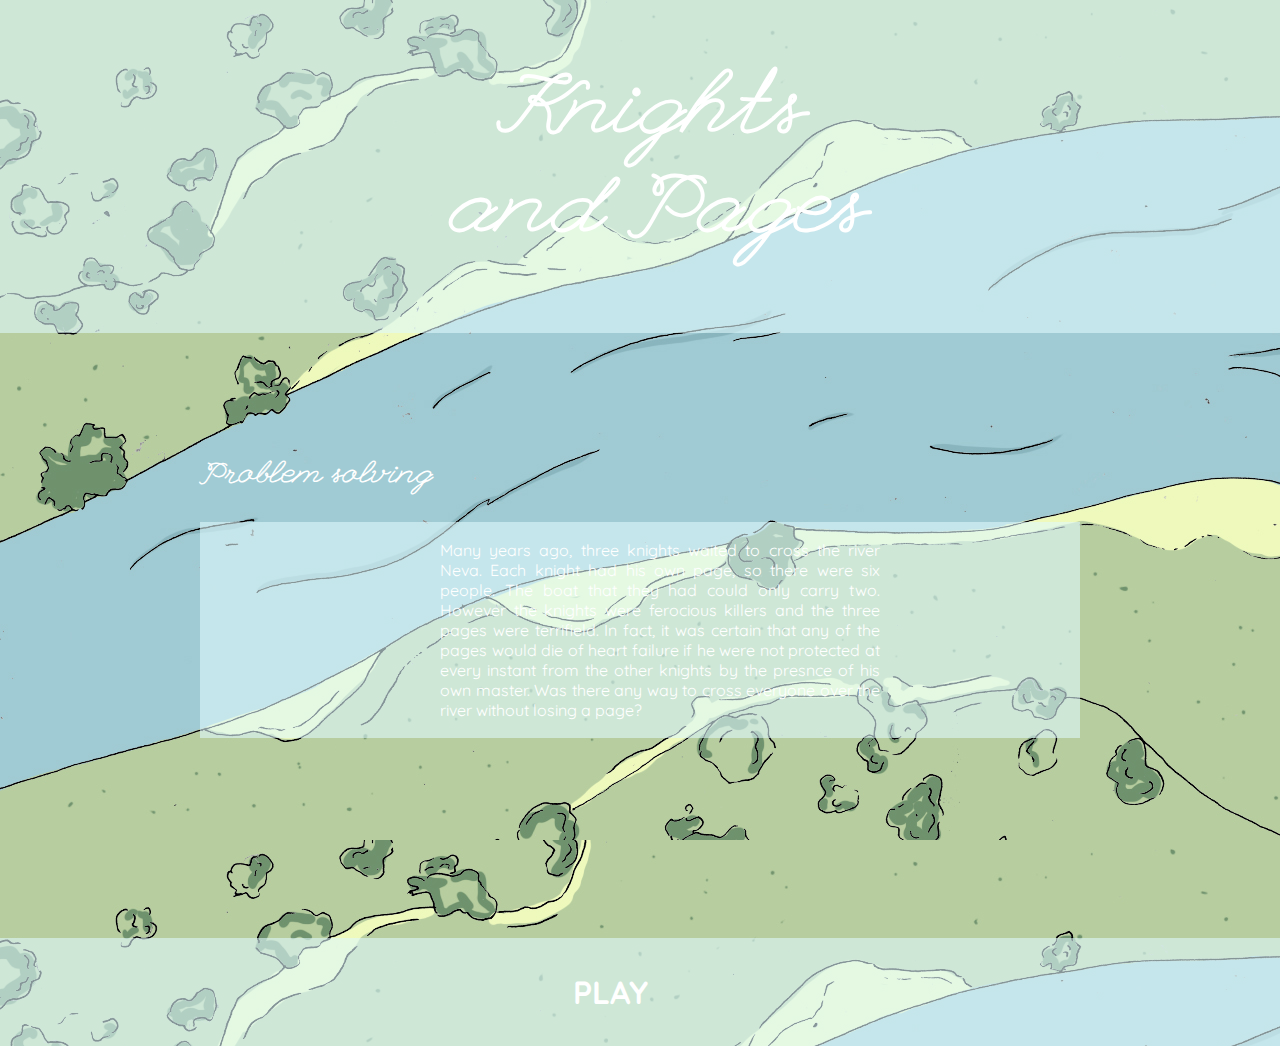
<file: index.html>
<!DOCTYPE html>
<html>
  <head>
    <meta charset="utf-8">
    <title> KNIGHT AND PAGES</title>
    <link rel="stylesheet" href="styles/main.css">
  <link href="https://fonts.googleapis.com/css?family=League+Script|Quicksand" rel="stylesheet">

  </head>


<section id=images>



  <body>
<section id="bloctexte">
<h1>Knights and Pages</h1></section>



  <section id="bio">
    <h2> Problem solving</h2>
<section id="bloctexte">    <p> Many years ago, three knights waited to cross the river Neva. Each knight had his own page, so there were six people.
    The boat that they had could only carry two.

  However the knights were ferocious killers and the three pages were terrifield. In fact, it was certain that any of the pages would die of heart failure if he were not protected at every instant from the other knights by the presnce of his own master.

Was there any way to cross everyone over the river without losing a page? </p></section></section>





<section id="play">


<ul>
  <h3> <a href="play.html">PLAY</a> </h3>

</section>

</section>





  </body>
</html>
</file>
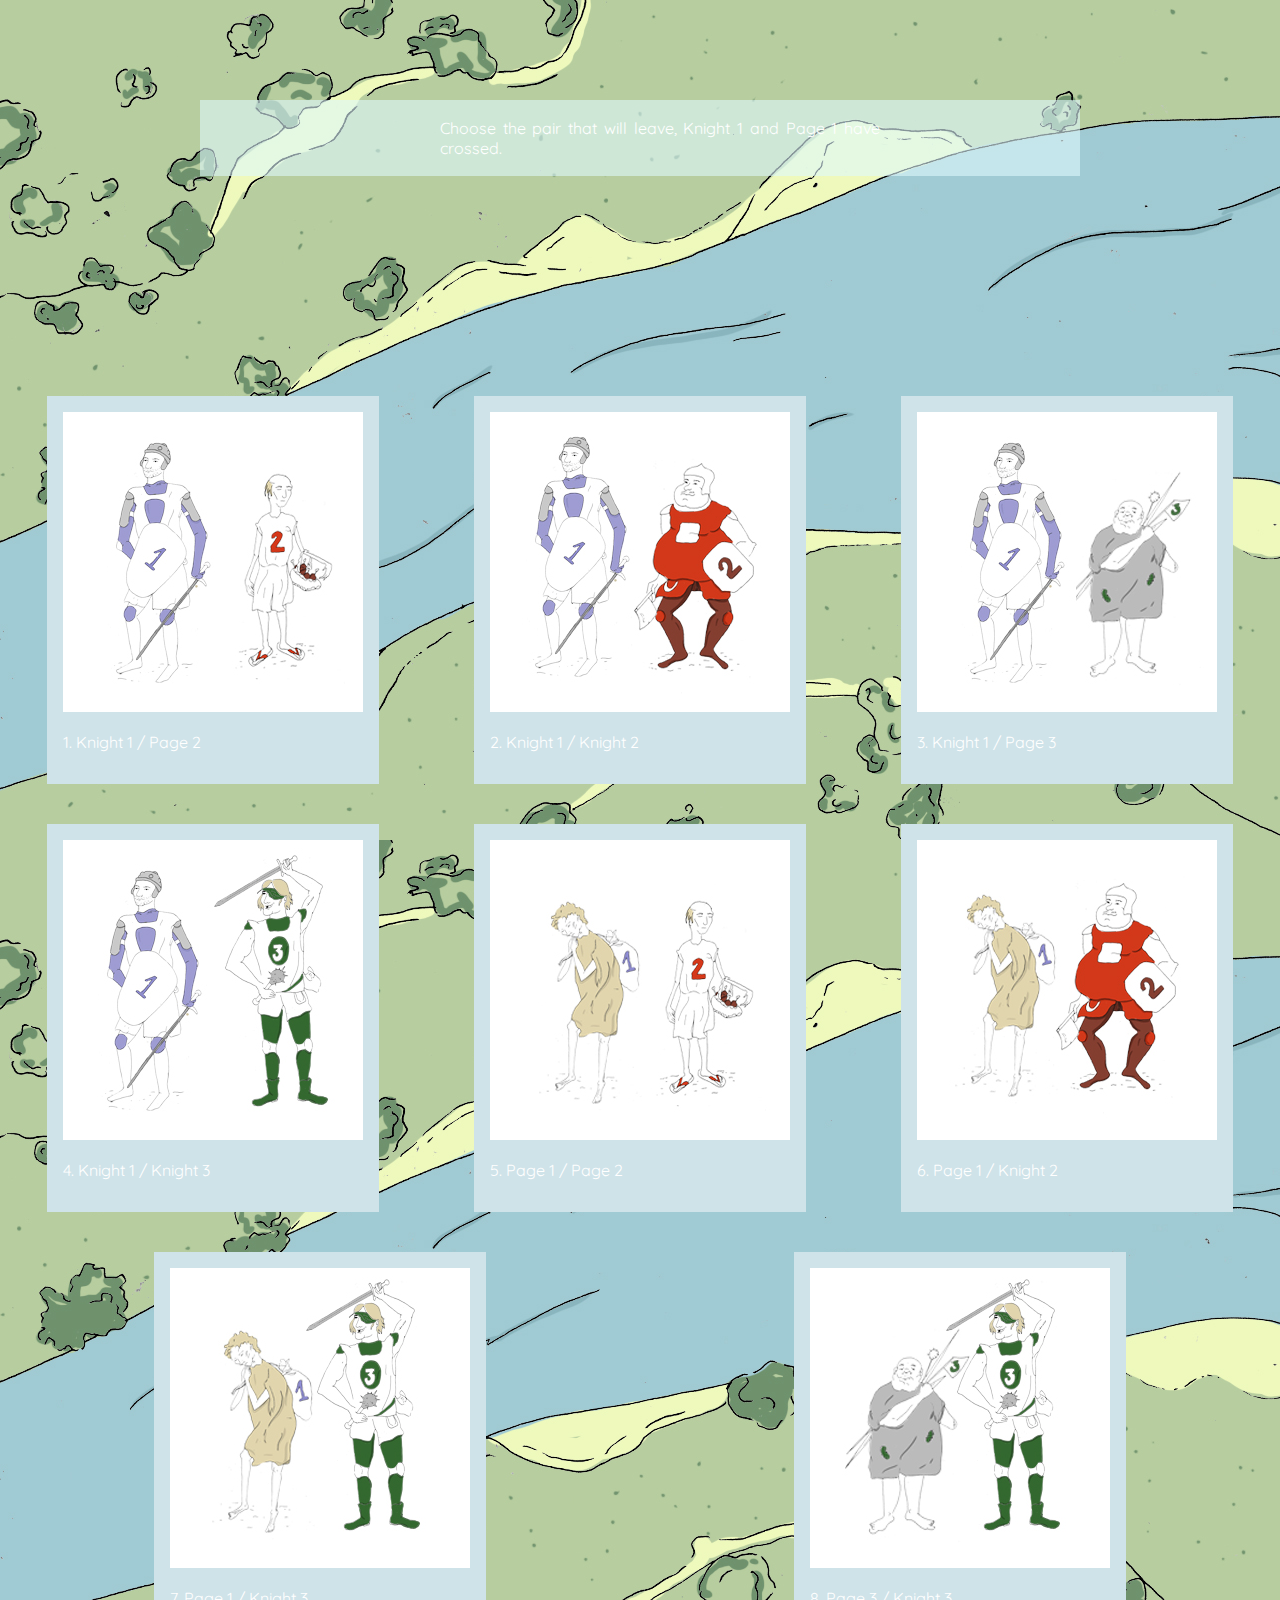
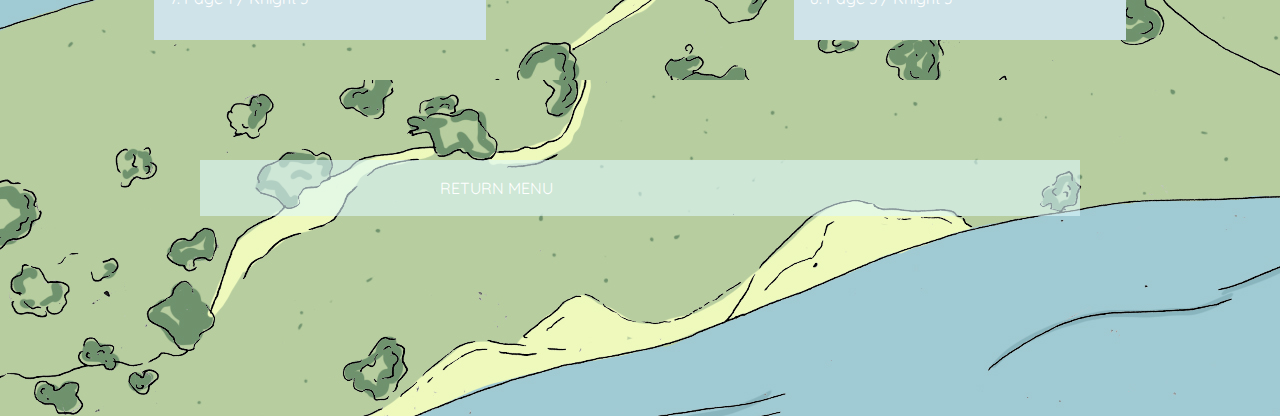
<file: choix1.html>
<!DOCTYPE html>
<html>
  <head>
    <meta charset="utf-8">
    <title>KNIGHT AND PAGES</title>
      <link rel="stylesheet" href="styles/main.css">
        <link href="https://fonts.googleapis.com/css?family=Crete+Round|Playfair+Display|Quicksand:300" rel="stylesheet">
  </head>
  <body>



      <section id="bio">   <section id="bloctexte">
    <p>Choose the pair that will leave, Knight 1 and Page 1 have crossed.</p>
    </section></section>


        <div class="comp-section-content">
        <div class="comp-content">
            <img src="images/C1S2.jpg" alt="">
        <p> <a href="choix1.html"> 1. Knight 1 / Page 2</a></p>
          </div>



          <div class="comp-content">
          <img src="images/C1C2.jpg" alt="">
        <p>  <a href="choix2.html">2. Knight 1 / Knight 2  </a></p>
        </div>


        <div class="comp-content">
        <img src="images/C1S3.jpg" alt="">
        <p> <a href="choix3.html">3. Knight 1 / Page 3</a> </p>
        </div>



          </div>
            </section>




            <div class="comp-section-content">
            <div class="comp-content">
              <img src="images/C1C3.jpg" alt="">
            <p>  <a href="choix4.html">4. Knight 1 / Knight 3</a> </p>
            </div>


            <div class="comp-content">
            <img src="images/S1S2.jpg" alt="">
            <p> <a href="choix5.html">5. Page 1 / Page 2</a></p>
            </div>

            <div class="comp-content">
                <img src="images/S1C2.jpg" alt="">
            <p><a href="choix6.html">6. Page 1 / Knight 2</a> </p>
              </div>




              </div>
                </section>








                    <div class="comp-section-content">
                    <div class="comp-content">
                      <img src="images/S1C3.jpg" alt="">
                    <p> <a href="choix7.html">7. Page 1 / Knight 3</a> </p>
                    </div>


                    <div class="comp-content">
                    <img src="images/S3C3.jpg" alt="">
                    <p> <a href="choix8.html">8. Page 3 / Knight 3</a> </p>
                    </div>





                      </div>
                        </section>



                        <section id="bio">   <section id="bloctexte">

                              <p> <a href="index.html">RETURN MENU</a></p></section></section>



  </body>
</html>
</file>
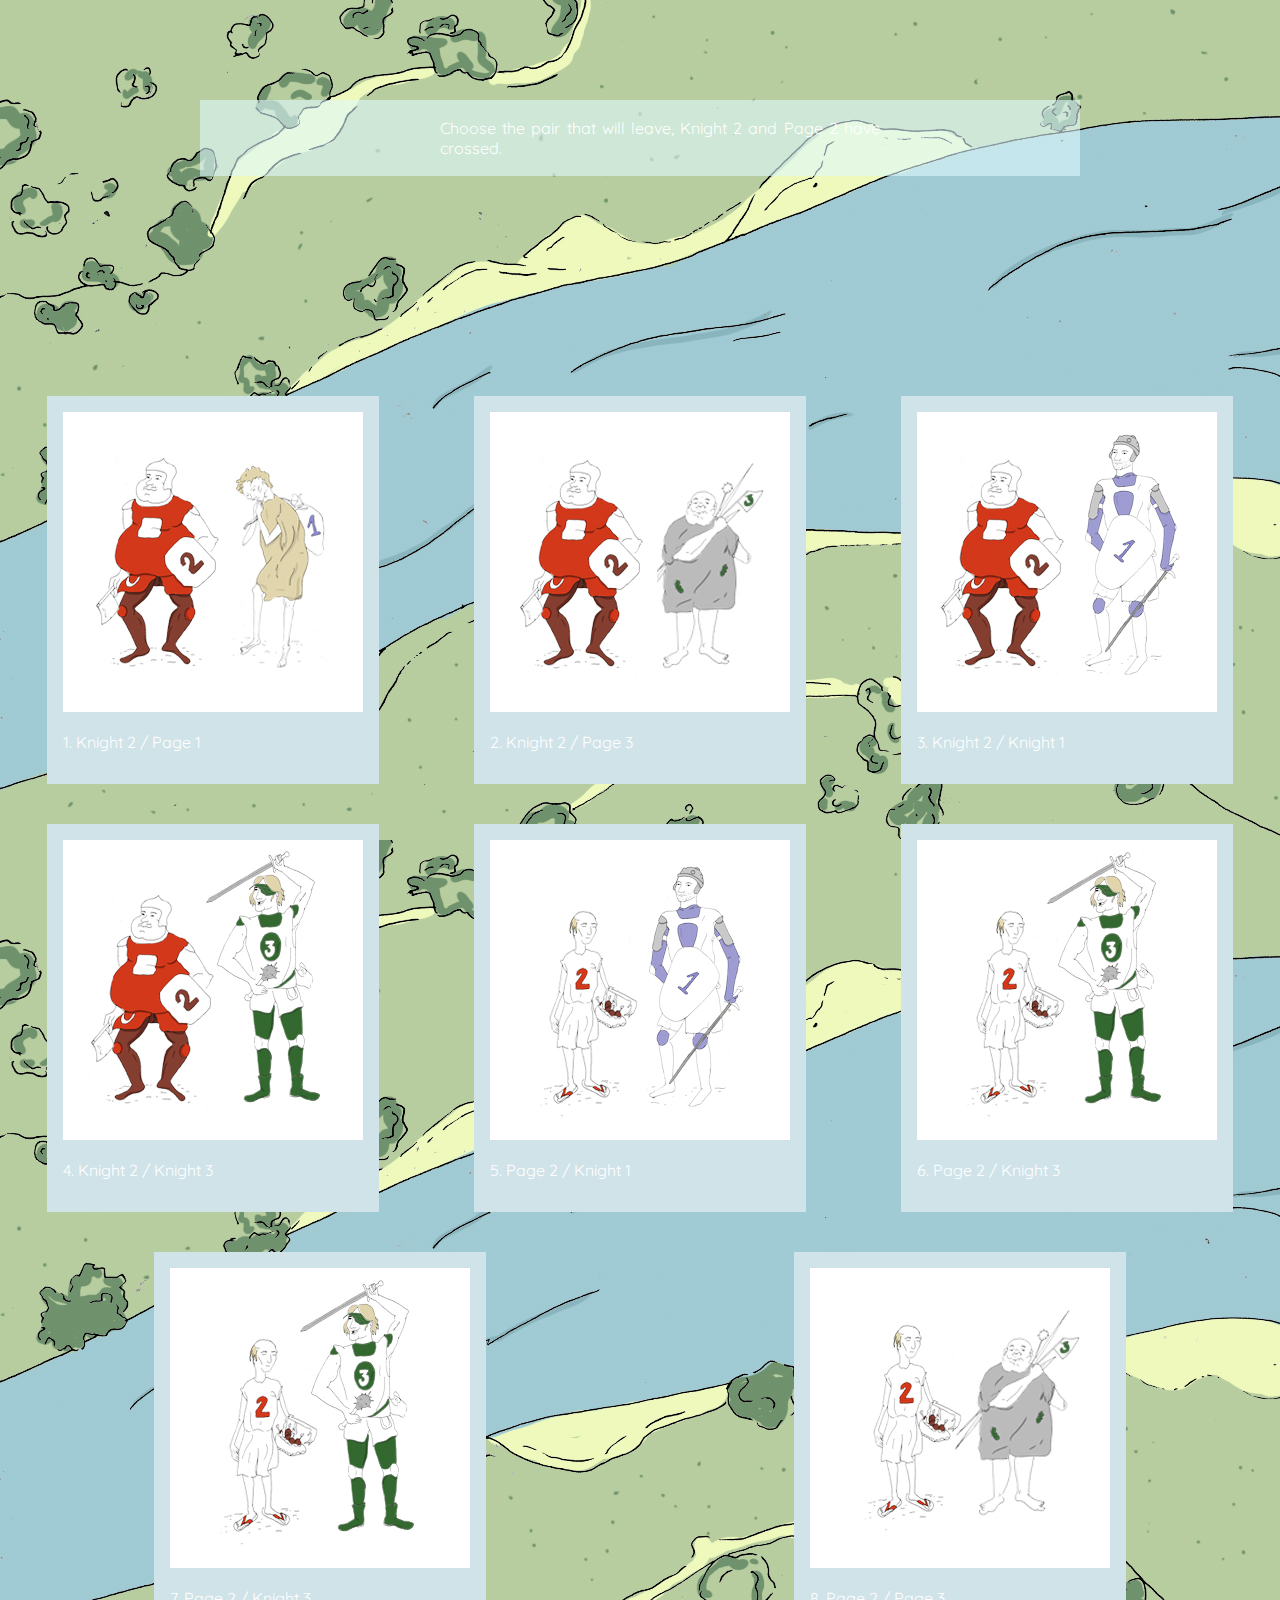
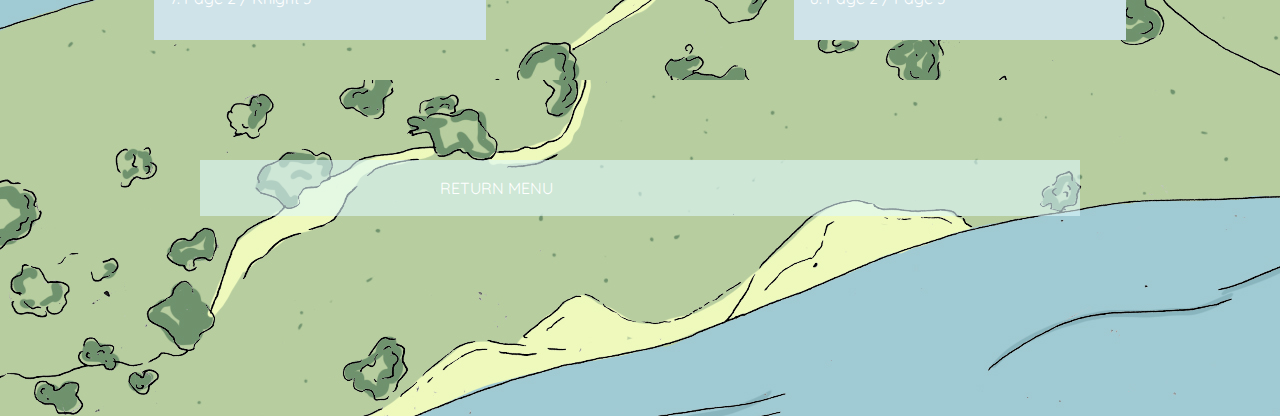
<file: choix2.html>
<!DOCTYPE html>
<html>
  <head>
    <meta charset="utf-8">
    <title>KNIGHT AND PAGES</title>
      <link rel="stylesheet" href="styles/main.css">
        <link href="https://fonts.googleapis.com/css?family=Crete+Round|Playfair+Display|Quicksand:300" rel="stylesheet">
  </head>
  <body>


      <section id="bio">   <section id="bloctexte">
    <p>Choose the pair that will leave, Knight 2 and Page 2 have crossed.</p>
    </section></section>



    <div class="comp-section-content">
    <div class="comp-content">
        <img src="images/C2S1.jpg" alt="">
    <p> <a href="choix1.html"> 1. Knight 2 / Page 1</a></p>
      </div>



      <div class="comp-content">
      <img src="images/C2S3.jpg" alt="">
    <p>  <a href="choix2.html">2. Knight 2 / Page 3  </a></p>
    </div>


    <div class="comp-content">
    <img src="images/C2C1.jpg" alt="">
    <p> <a href="choix3.html">3. Knight 2 / Knight 1</a> </p>
    </div>



      </div>
        </section>




        <div class="comp-section-content">
        <div class="comp-content">
          <img src="images/C2C3.jpg" alt="">
        <p>  <a href="choix4.html">4. Knight 2 / Knight 3</a> </p>
        </div>


        <div class="comp-content">
        <img src="images/S2C1.jpg" alt="">
        <p> <a href="choix5.html">5. Page 2 / Knight 1</a></p>
        </div>

        <div class="comp-content">
            <img src="images/S2C3.jpg" alt="">
        <p><a href="choix6.html">6. Page 2 / Knight 3</a> </p>
          </div>




          </div>
            </section>








                <div class="comp-section-content">
                <div class="comp-content">
                  <img src="images/S2C3.jpg" alt="">
                <p> <a href="choix7.html">7. Page 2 / Knight 3</a> </p>
                </div>


                <div class="comp-content">
                <img src="images/S2S3.jpg" alt="">
                <p> <a href="choix8.html">8. Page 2 / Page 3</a> </p>
                </div>





                  </div>
                    </section>




                    <section id="bio">   <section id="bloctexte">

                          <p> <a href="index.html">RETURN MENU</a></p></section></section>



  </body>
</html>
</file>
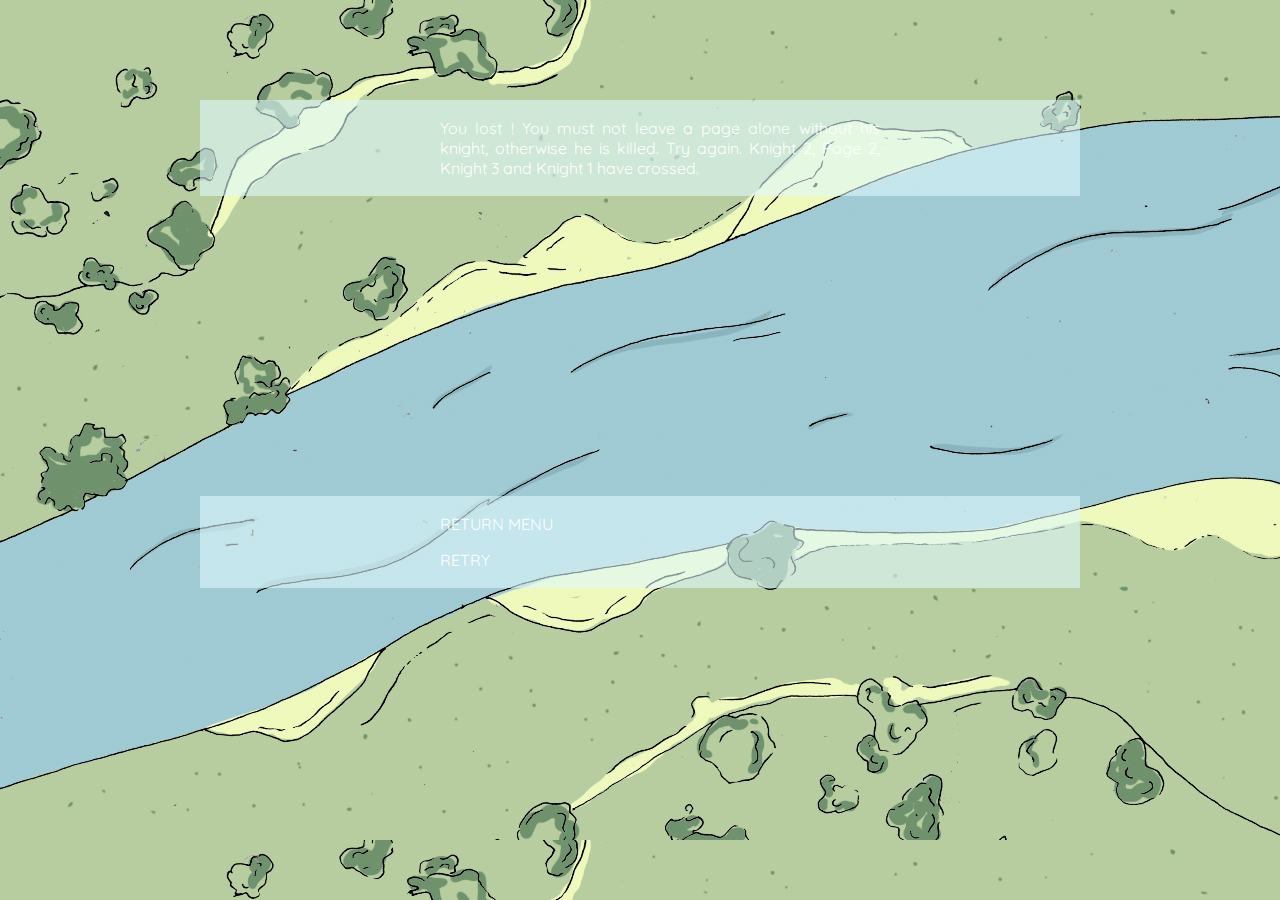
<file: choix3.html>
<!DOCTYPE html>
<html>
  <head>
    <meta charset="utf-8">
    <title>KNIGHT AND PAGES</title>
      <link rel="stylesheet" href="styles/main.css">
        <link href="https://fonts.googleapis.com/css?family=Crete+Round|Playfair+Display|Quicksand:300" rel="stylesheet">
  </head>
  <body>









  <section id="bio">  <section id="bloctexte">
<p>   You lost ! You must not leave a page alone without his knight, otherwise he is killed. Try again.
Knight 2, Page 2, Knight 3 and Knight 1 have crossed.</p></section></section>





        <section id="bio">   <section id="bloctexte">
    <p> <a href="index.html">RETURN MENU</a></p>
    <p>   <a href="play.html">RETRY</a></p></section></section>


  </body>
</html>
</file>
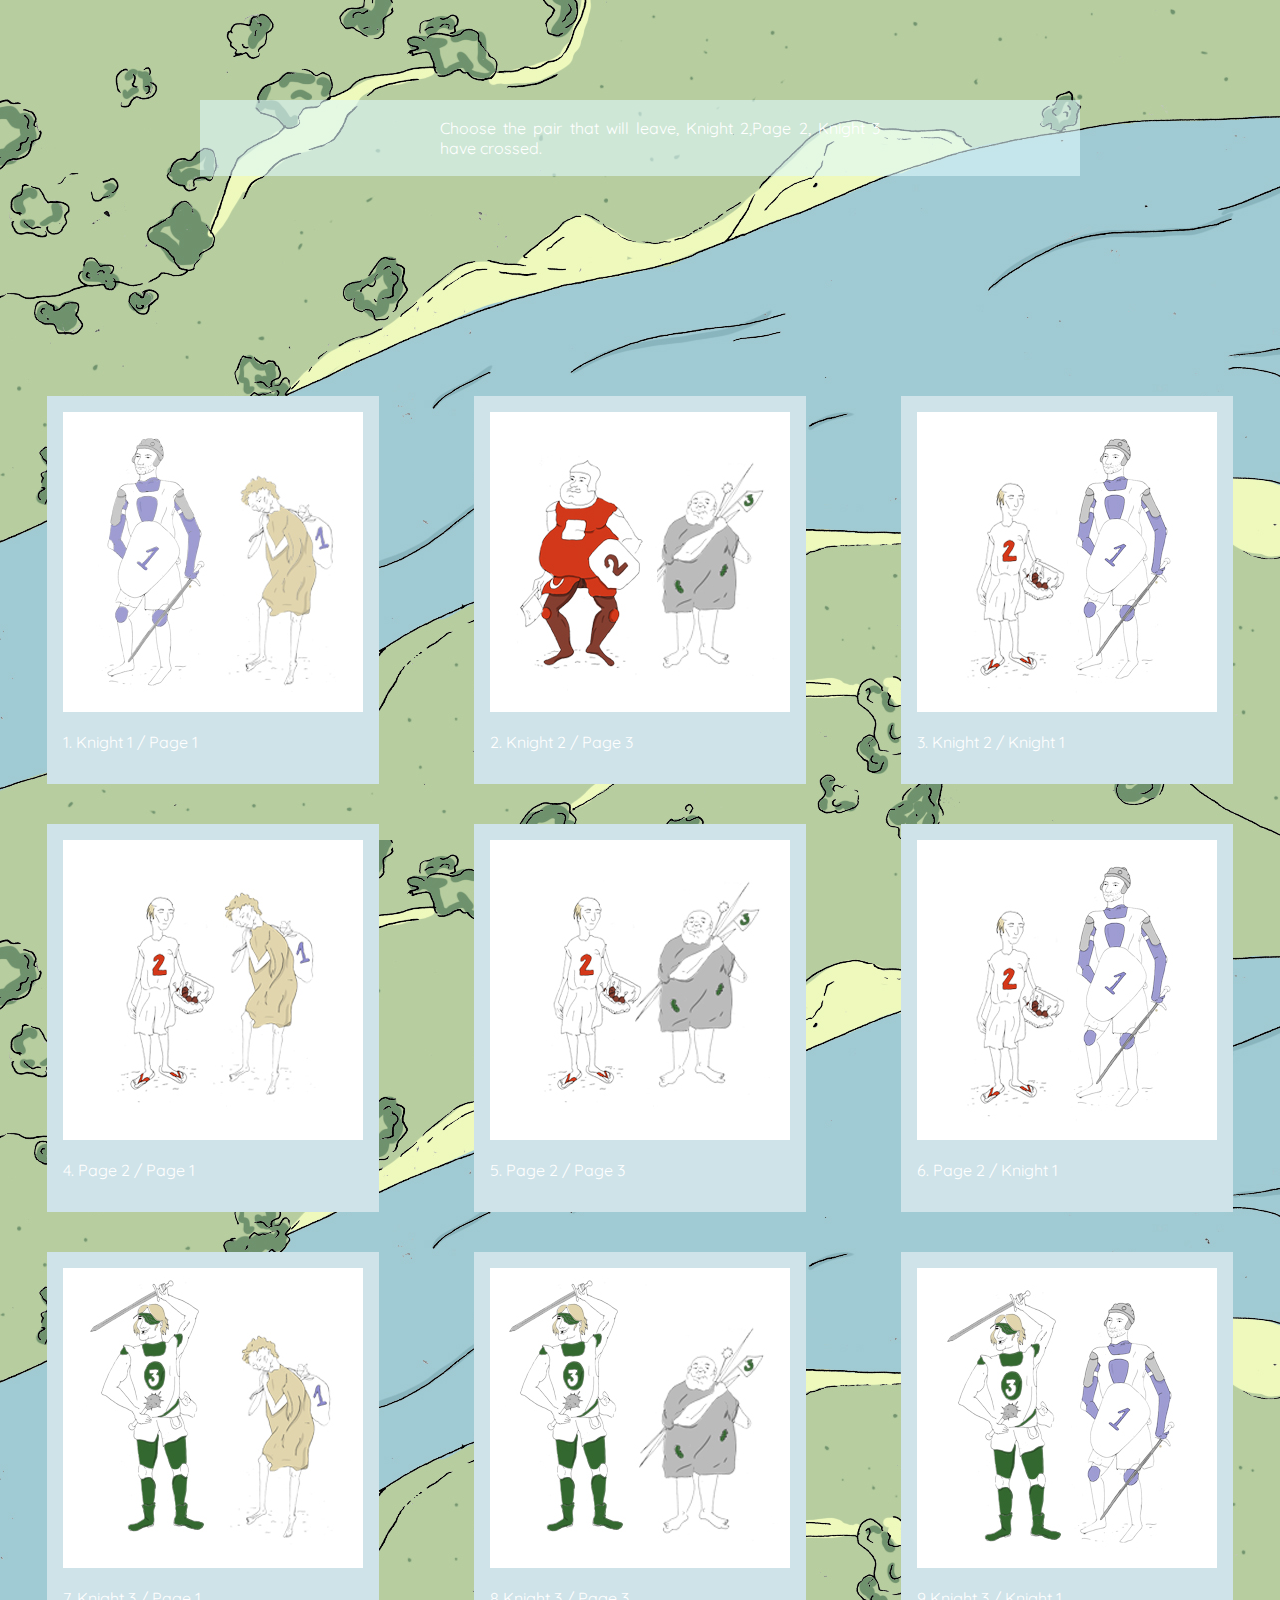
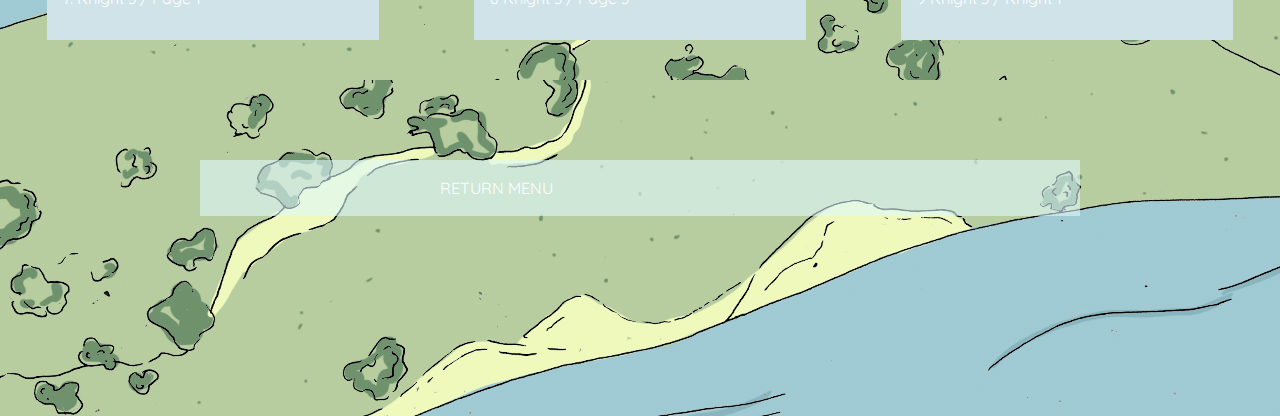
<file: choix4.html>
<!DOCTYPE html>
<html>
  <head>
    <meta charset="utf-8">
    <title>KNIGHT AND PAGES</title>
      <link rel="stylesheet" href="styles/main.css">
        <link href="https://fonts.googleapis.com/css?family=Crete+Round|Playfair+Display|Quicksand:300" rel="stylesheet">
  </head>
  <body>




      <section id="bio">   <section id="bloctexte">
    <p>Choose the pair that will leave, Knight 2,Page 2, Knight 3 have crossed.</p>
    </section></section>





<div class="comp-section-content">
<div class="comp-content">
    <img src="images/C1S1.jpg" alt="">
<p> <a href="choix1.html"> 1. Knight 1 / Page 1</a></p>
  </div>



  <div class="comp-content">
  <img src="images/C2S3.jpg" alt="">
<p>  <a href="choix2.html">2. Knight 2 / Page 3  </a></p>
</div>


<div class="comp-content">
<img src="images/S2C1.jpg" alt="">
<p> <a href="choix3.html">3. Knight 2 / Knight 1</a> </p>
</div>



  </div>
    </section>




    <div class="comp-section-content">
    <div class="comp-content">
      <img src="images/S2S1.jpg" alt="">
    <p>  <a href="choix4.html">4. Page 2 / Page 1</a> </p>
    </div>


    <div class="comp-content">
    <img src="images/S2S3.jpg" alt="">
    <p> <a href="choix5.html">5. Page 2 / Page 3</a></p>
    </div>

    <div class="comp-content">
        <img src="images/S2C1.jpg" alt="">
    <p><a href="choix6.html">6. Page 2 / Knight 1</a> </p>
      </div>




      </div>
        </section>








            <div class="comp-section-content">
            <div class="comp-content">
              <img src="images/C3S1.jpg" alt="">
            <p> <a href="choix7.html">7. Knight 3 / Page 1</a> </p>
            </div>


            <div class="comp-content">
            <img src="images/C3S3.jpg" alt="">
            <p> <a href="choix8.html">8 Knight 3 / Page 3</a> </p>
            </div>

            <div class="comp-content">
                <img src="images/C3C1.jpg" alt="">
            <p><a href="choix9.html">9 Knight 3 / Knight 1 </a></p>
              </div>




              </div>
                </section>




                <section id="bio">   <section id="bloctexte">

                      <p> <a href="index.html">RETURN MENU</a></p></section></section>




  </body>
</html>
</file>
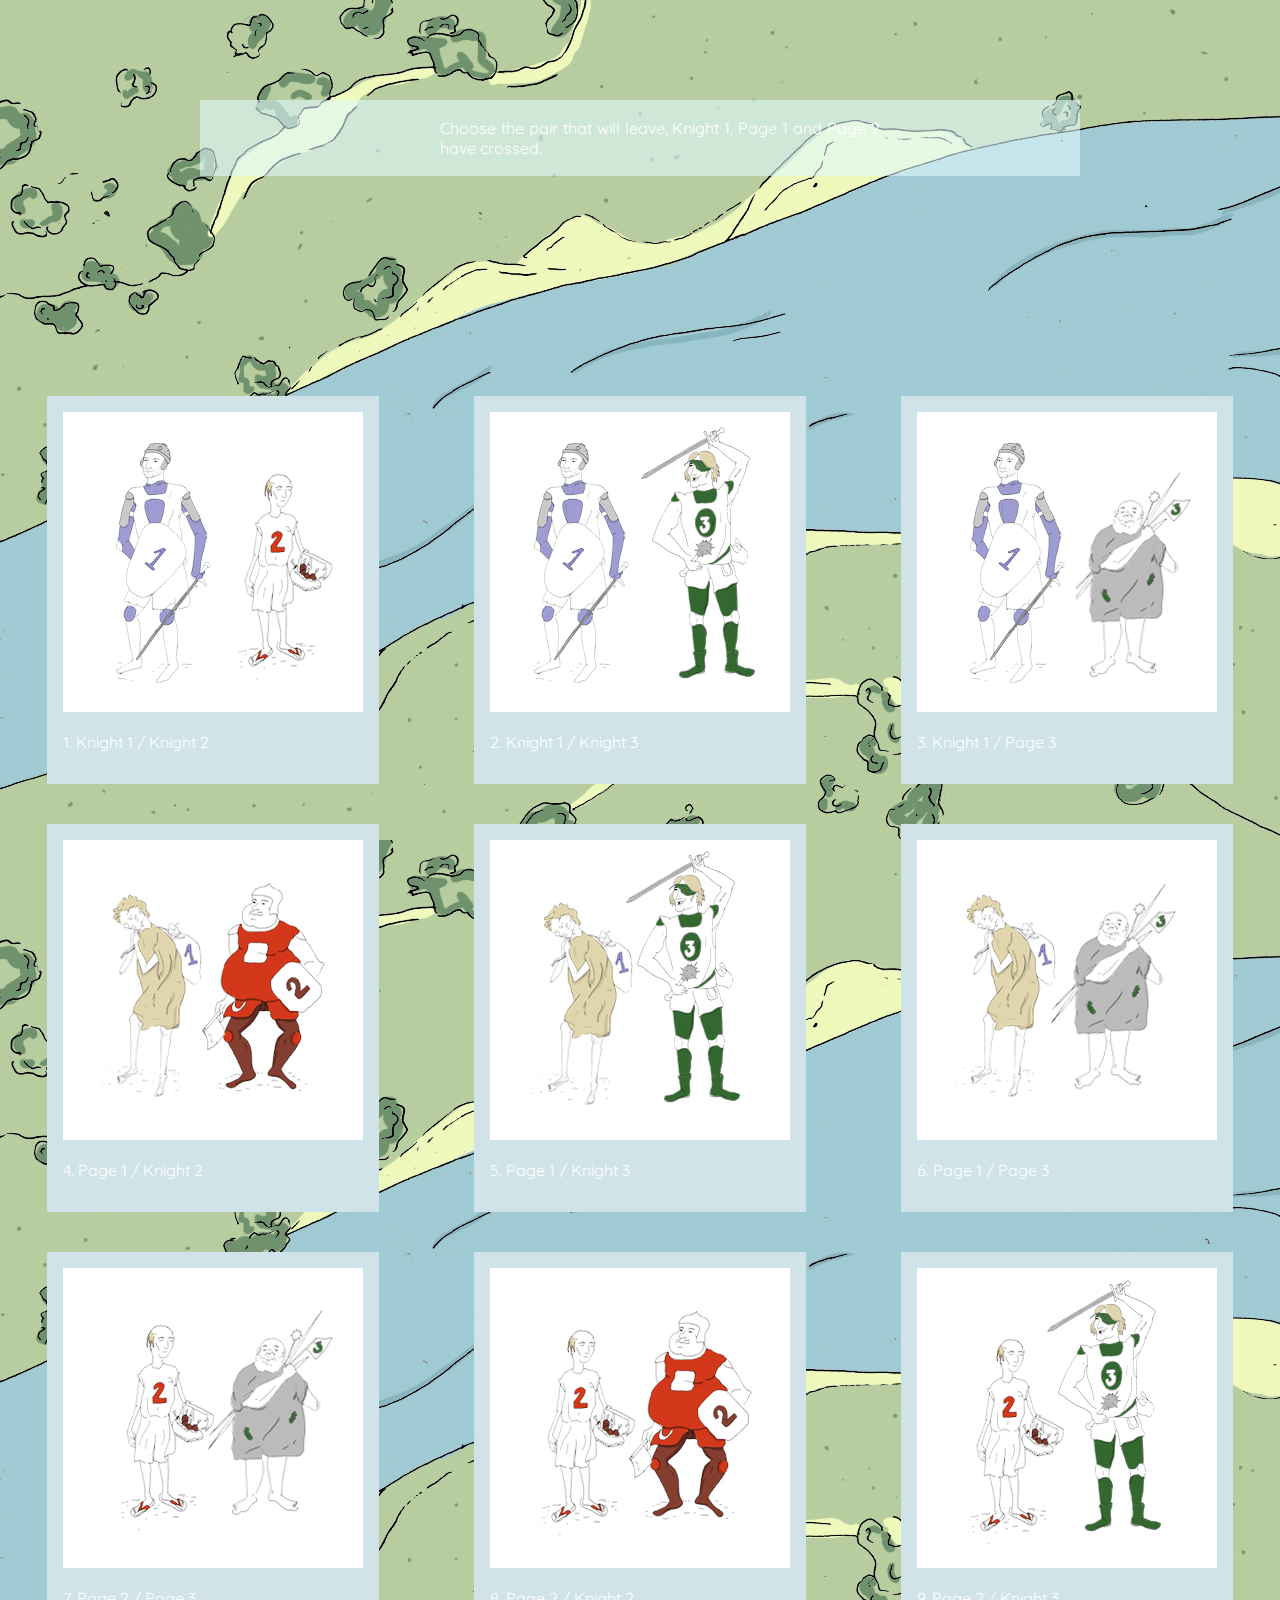
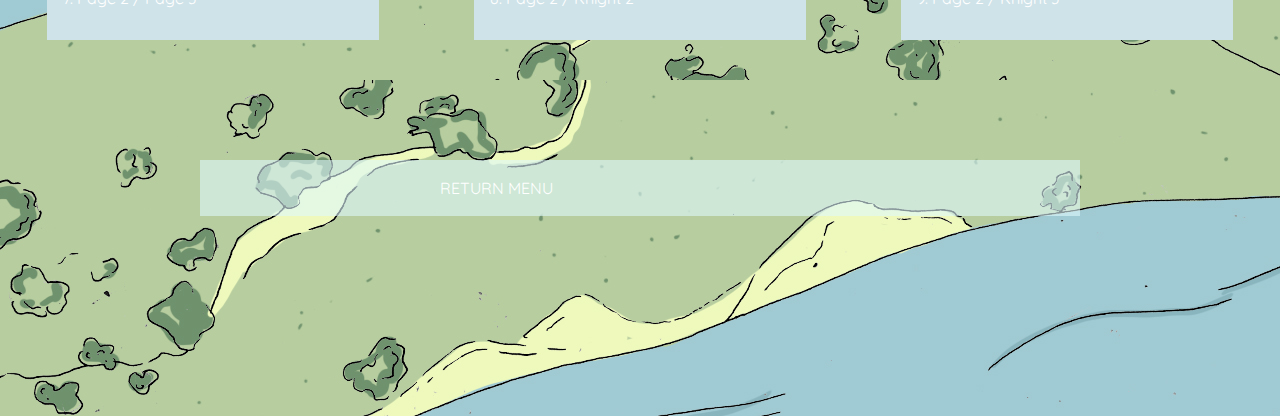
<file: choix5.html>
<!DOCTYPE html>
<html>
  <head>
    <meta charset="utf-8">
    <title>KNIGHT AND PAGES</title>
      <link rel="stylesheet" href="styles/main.css">
        <link href="https://fonts.googleapis.com/css?family=Crete+Round|Playfair+Display|Quicksand:300" rel="stylesheet">
  </head>
  <body>


      <section id="bio">   <section id="bloctexte">
    <p>Choose the pair that will leave, Knight 1, Page 1 and Page 2 have crossed.</p>
    </section></section>


    <div class="comp-section-content">
    <div class="comp-content">
        <img src="images/C1S2.jpg" alt="">
    <p> <a href="choix1.html"> 1. Knight 1 / Knight 2</a></p>
      </div>



      <div class="comp-content">
      <img src="images/C1C3.jpg" alt="">
    <p>  <a href="choix2.html">2. Knight 1 / Knight 3  </a></p>
    </div>


    <div class="comp-content">
    <img src="images/C1S3.jpg" alt="">
    <p> <a href="choix3.html">3. Knight 1 / Page 3</a> </p>
    </div>



      </div>
        </section>




        <div class="comp-section-content">
        <div class="comp-content">
          <img src="images/S1C2.jpg" alt="">
        <p>  <a href="choix4.html">4. Page 1 / Knight 2</a> </p>
        </div>


        <div class="comp-content">
        <img src="images/S1C3.jpg" alt="">
        <p> <a href="choix5.html">5. Page 1 / Knight 3</a></p>
        </div>

        <div class="comp-content">
            <img src="images/S1S3.jpg" alt="">
        <p><a href="choix6.html">6. Page 1 / Page 3</a> </p>
          </div>




          </div>
            </section>








                <div class="comp-section-content">
                <div class="comp-content">
                  <img src="images/S2S3.jpg" alt="">
                <p> <a href="choix7.html">7. Page 2 / Page 3</a> </p>
                </div>


                <div class="comp-content">
                <img src="images/S2C2.jpg" alt="">
                <p> <a href="choix8.html">8. Page 2 / Knight 2</a> </p>
                </div>

                <div class="comp-content">
                    <img src="images/S2C3.jpg" alt="">
                <p><a href="choix9.html">9. Page 2 / Knight 3 </a></p>
                  </div>


                                </div>
                                  </section>




                                  <section id="bio">   <section id="bloctexte">

                                        <p> <a href="index.html">RETURN MENU</a></p></section></section>


  </body>
</html>
</file>
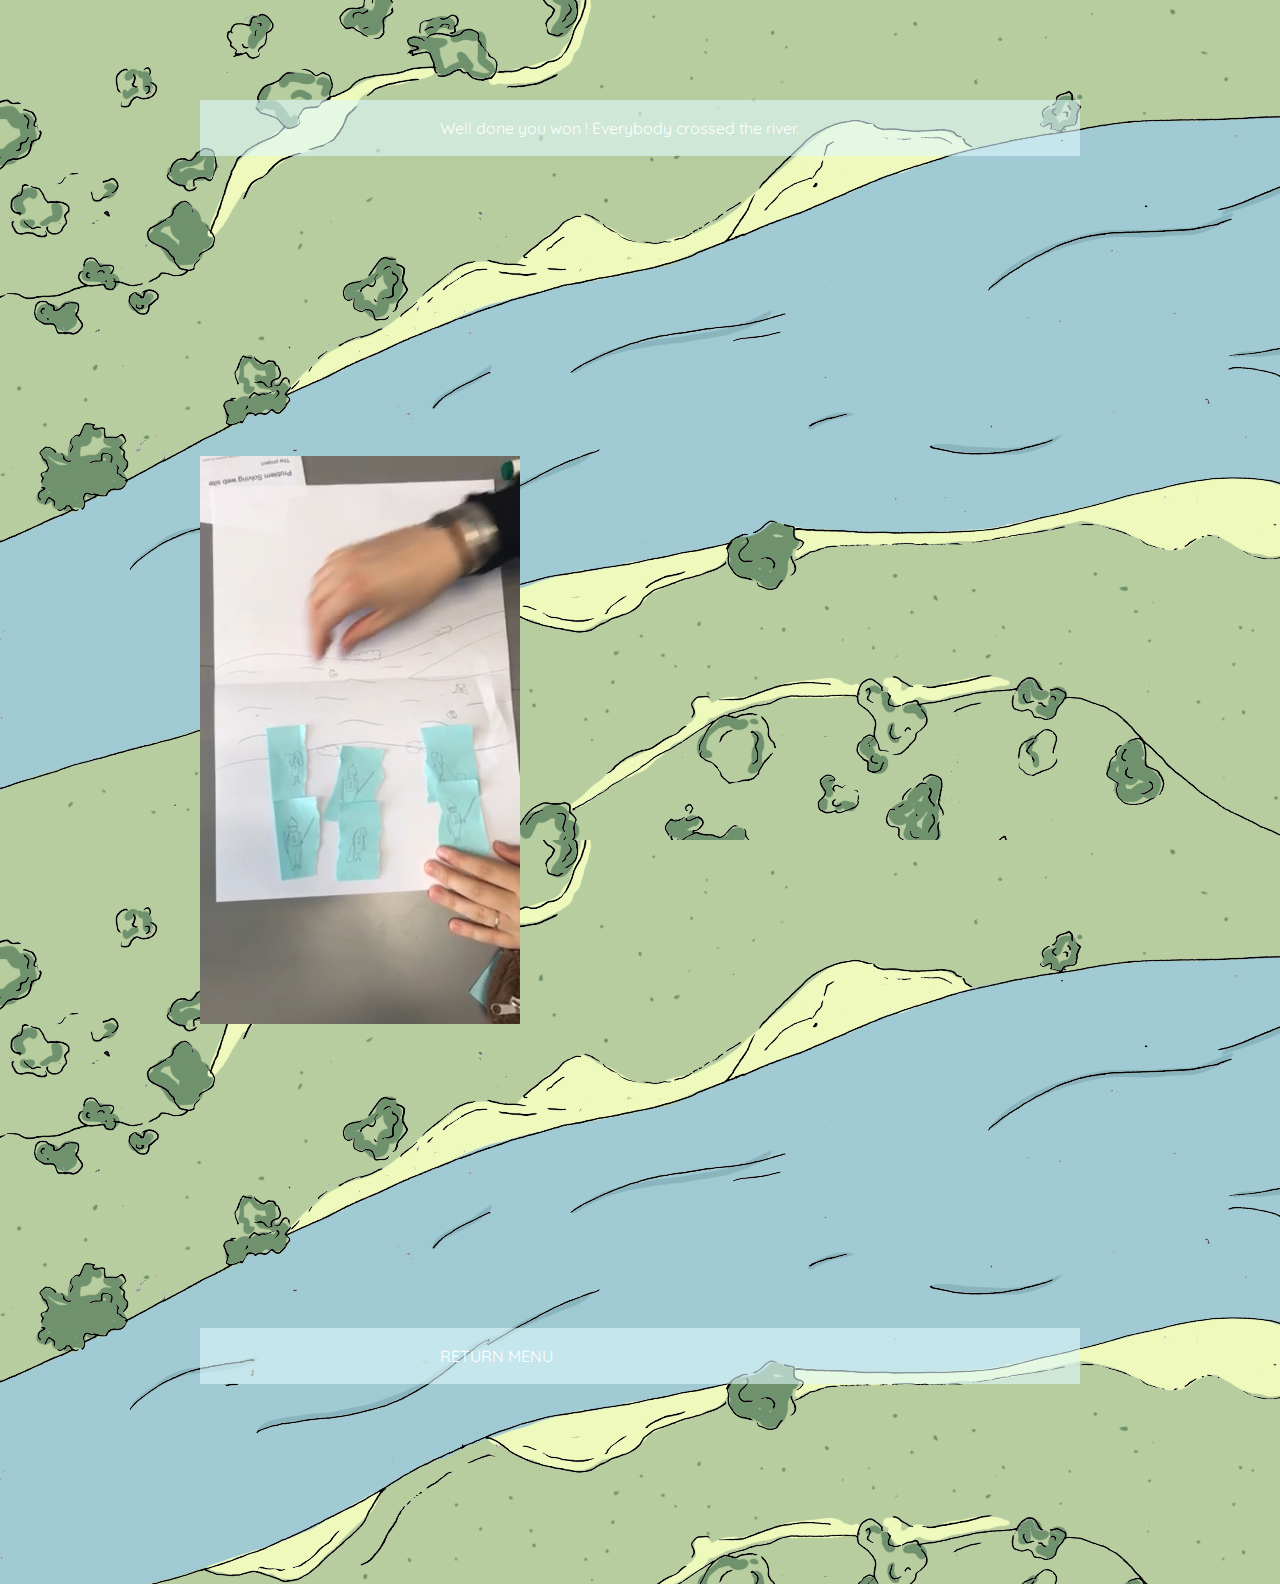
<file: choix5gagner.html>
<!DOCTYPE html>
<html lang="en" dir="ltr">
  <head>
    <meta charset="utf-8">
    <title>KNIGHT AND PAGES</title>
      <link rel="stylesheet" href="styles/main.css">
        <link href="https://fonts.googleapis.com/css?family=Crete+Round|Playfair+Display|Quicksand:300" rel="stylesheet">
  </head>
  <body>






      <section id="bio">  <section id="bloctexte">
    <p>   Well done you won ! Everybody crossed the river. </p></section></section>






    <section id="bio">
    <video playsinline autoplay muted loop poster="videos/video.jpeg" id="video">
        <source src="videos/video.webm" type="video/webm">
        <source src="videos/video.mp4" type="video/mp4">
    </video></section>


    <section id="bio">   <section id="bloctexte">

          <p> <a href="index.html">RETURN MENU</a></p></section></section>




  </body>
</html>
</file>
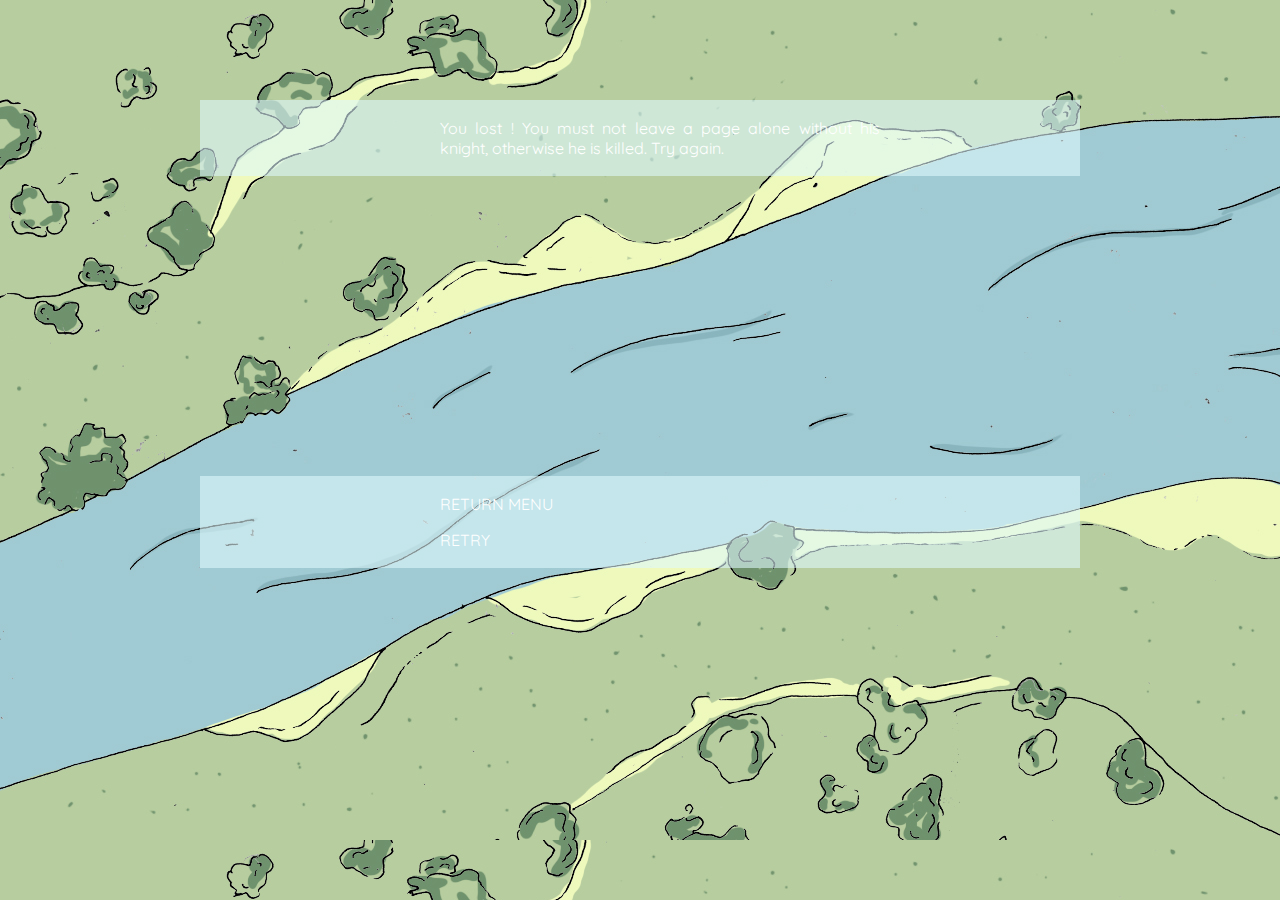
<file: choix7.html>
<!DOCTYPE html>
<html>
  <head>
    <meta charset="utf-8">
    <title>KNIGHT AND PAGES</title>
      <link rel="stylesheet" href="styles/main.css">
        <link href="https://fonts.googleapis.com/css?family=Crete+Round|Playfair+Display|Quicksand:300" rel="stylesheet">
  </head>
  <body>




      <section id="bio">  <section id="bloctexte">
    <p>   You lost ! You must not leave a page alone without his knight, otherwise he is killed. Try again.</p></section></section>



  <section id="bio">  <section id="bloctexte">
<p> <a href="index.html">RETURN MENU</a></p>
<p>   <a href="play.html">RETRY</a></p></section></section>




  </body>
</html>
</file>
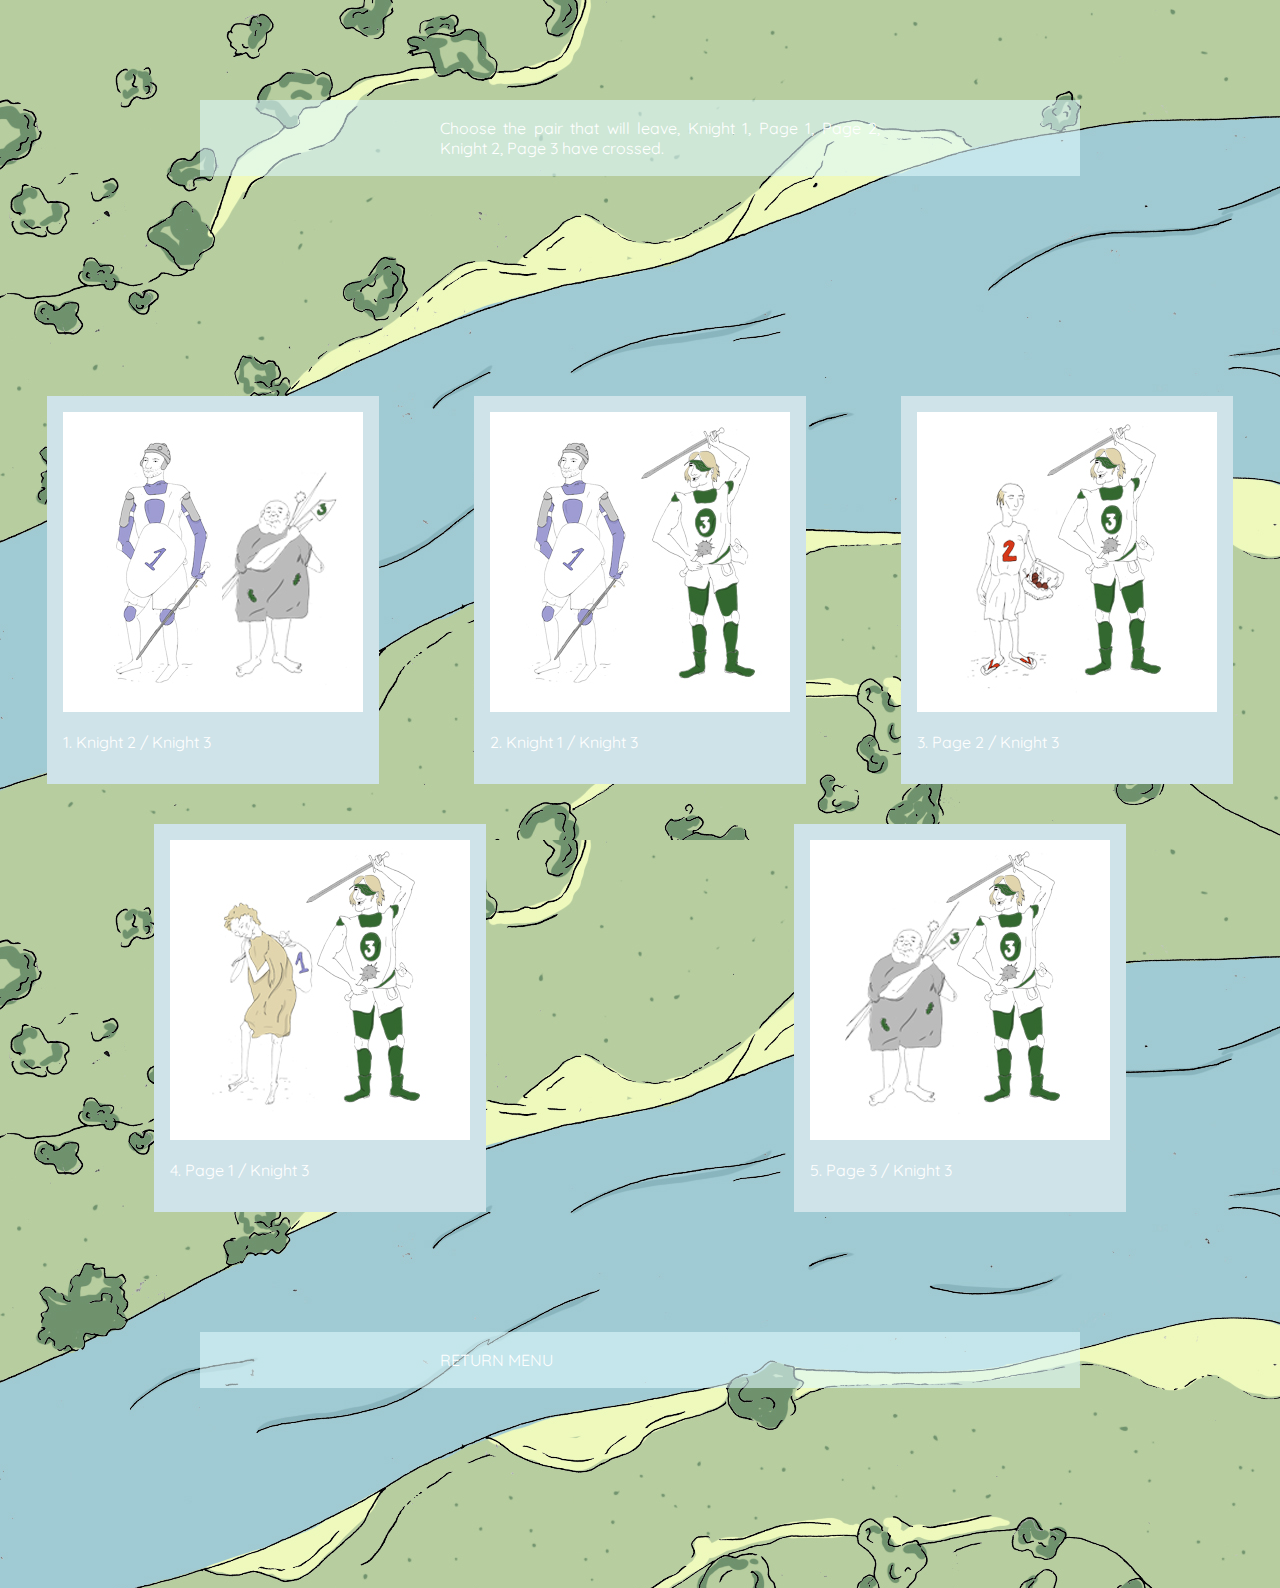
<file: choix7gagner.html>
<!DOCTYPE html>
<html>
  <head>
    <meta charset="utf-8">
    <title>KNIGHT AND PAGES</title>
      <link rel="stylesheet" href="styles/main.css">
        <link href="https://fonts.googleapis.com/css?family=Crete+Round|Playfair+Display|Quicksand:300" rel="stylesheet">
  </head>
  <body>



      <section id="bio">   <section id="bloctexte">
    <p>Choose the pair that will leave, Knight 1, Page 1, Page 2, Knight 2, Page 3 have crossed. </p>
    </section></section>


            <div class="comp-section-content">
            <div class="comp-content">
                <img src="images/C1S3.jpg" alt="">
            <p> <a href="choix1.html"> 1. Knight 2 / Knight 3</a></p>
              </div>



              <div class="comp-content">
              <img src="images/C1C3.jpg" alt="">
            <p>  <a href="choix2.html">2. Knight 1 / Knight 3  </a></p>
            </div>


            <div class="comp-content">
            <img src="images/S2C3.jpg" alt="">
            <p> <a href="choix3.html">3. Page 2 / Knight 3</a> </p>
            </div>



              </div>
                </section>




                <div class="comp-section-content">
                <div class="comp-content">
                  <img src="images/S1C3.jpg" alt="">
                <p>  <a href="choix4.html">4. Page 1 / Knight 3</a> </p>
                </div>


                <div class="comp-content">
                <img src="images/S3C3.jpg" alt="">
                <p> <a href="choix5gagner.html">5. Page 3 / Knight 3</a></p>
                </div>



                          </div>
                            </section>





  <section id="bio">  <section id="bloctexte">
                            <p> <a href="index.html">RETURN MENU</a></p></section></section>



  </body>
</html>
</file>
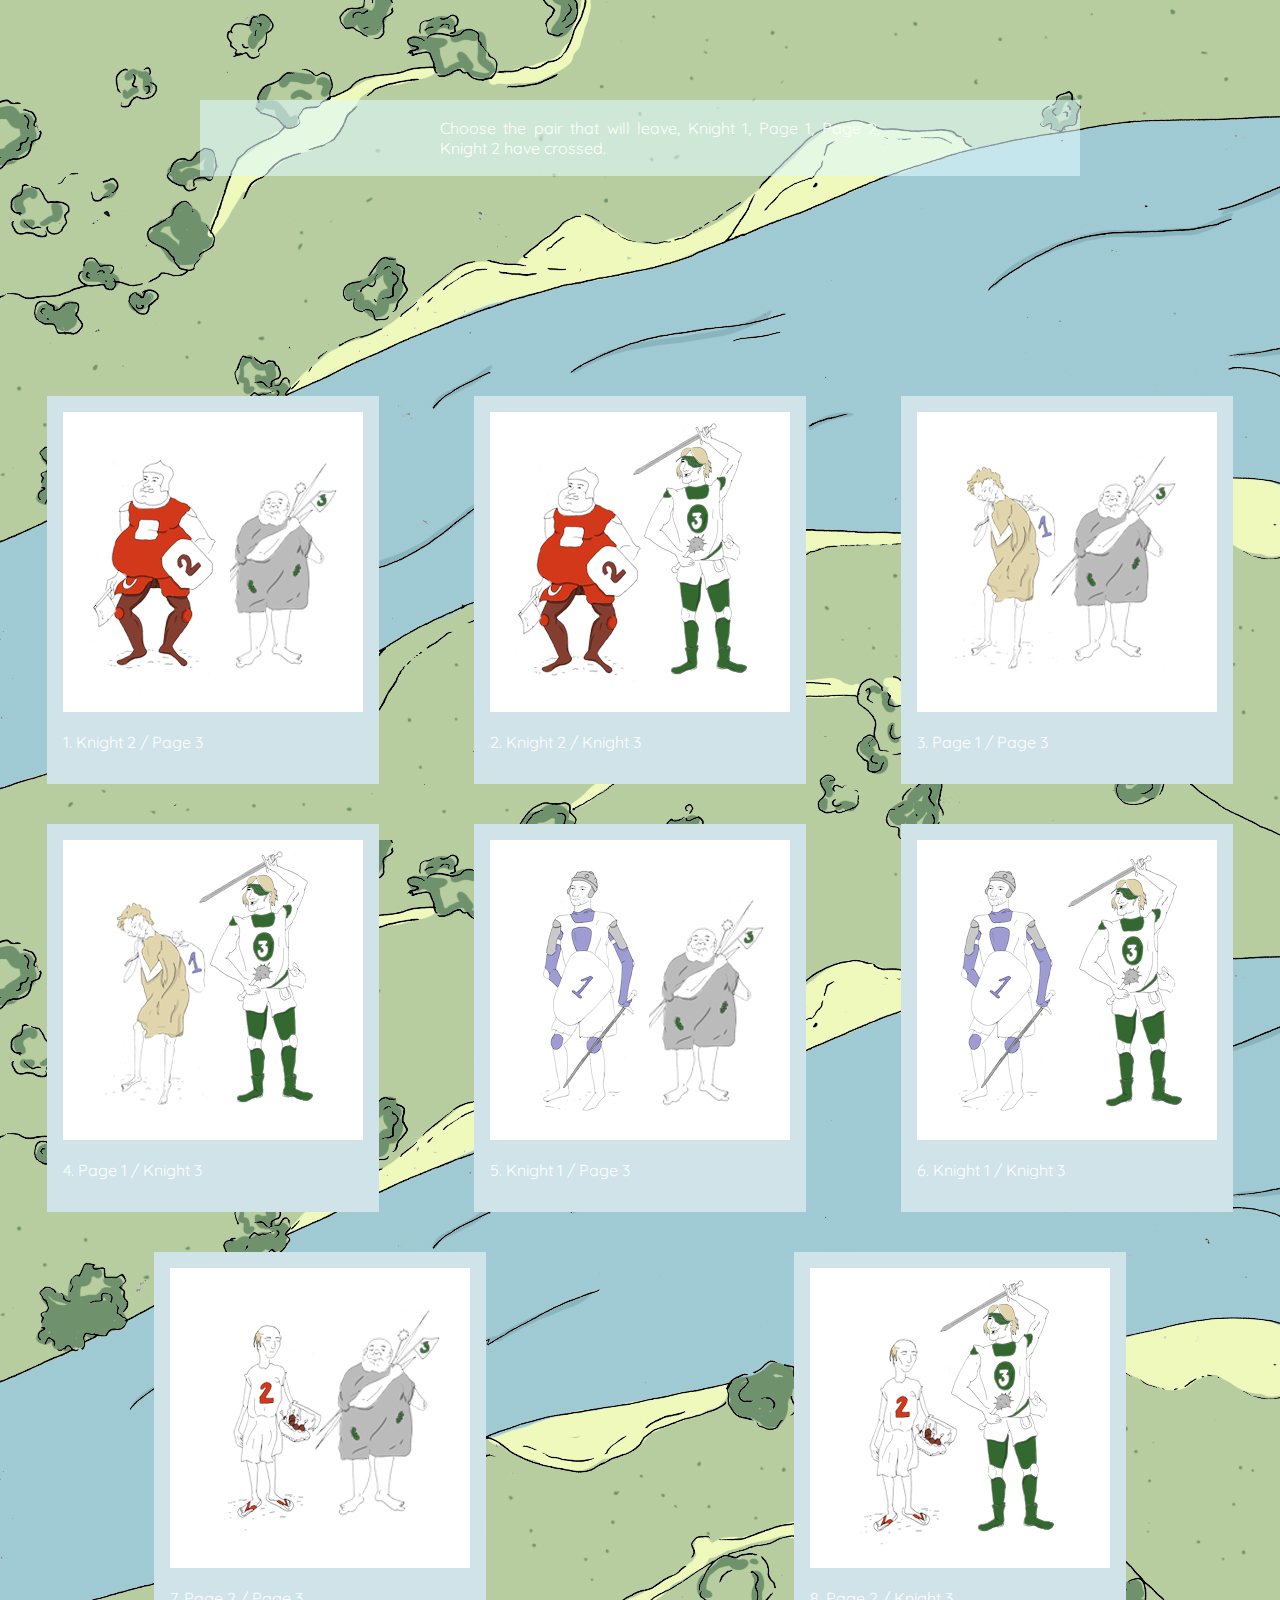
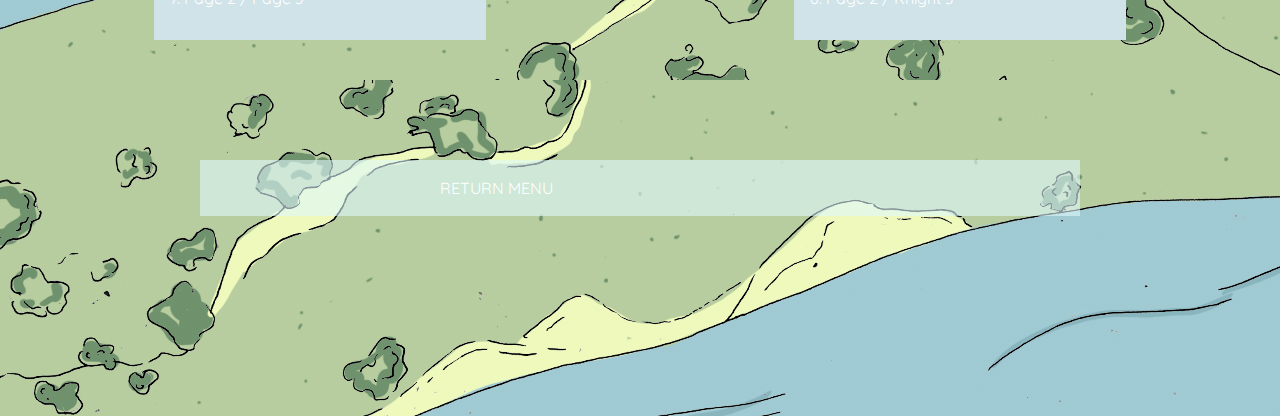
<file: choix8.html>
<!DOCTYPE html>
<html>
  <head>
    <meta charset="utf-8">
    <title>KNIGHT AND PAGES</title>
      <link rel="stylesheet" href="styles/main.css">
        <link href="https://fonts.googleapis.com/css?family=Crete+Round|Playfair+Display|Quicksand:300" rel="stylesheet">
  </head>
  <body>



      <section id="bio">   <section id="bloctexte">
    <p>Choose the pair that will leave, Knight 1, Page 1, Page 2, Knight 2 have crossed. </p>
    </section></section>





        <div class="comp-section-content">
        <div class="comp-content">
            <img src="images/C2S3.jpg" alt="">
        <p> <a href="choix1.html"> 1. Knight 2 / Page 3</a></p>
          </div>



          <div class="comp-content">
          <img src="images/C2C3.jpg" alt="">
        <p>  <a href="choix2.html">2. Knight 2 / Knight 3  </a></p>
        </div>


        <div class="comp-content">
        <img src="images/S1S3.jpg" alt="">
        <p> <a href="choix3.html">3. Page 1 / Page 3</a> </p>
        </div>



          </div>
            </section>




            <div class="comp-section-content">
            <div class="comp-content">
              <img src="images/S1C3.jpg" alt="">
            <p>  <a href="choix4.html">4. Page 1 / Knight 3</a> </p>
            </div>


            <div class="comp-content">
            <img src="images/C1S3.jpg" alt="">
            <p> <a href="choix5gagner.html">5. Knight 1 / Page 3</a></p>
            </div>

            <div class="comp-content">
                <img src="images/C1C3.jpg" alt="">
            <p><a href="choix6.html">6. Knight 1 / Knight 3</a> </p>
              </div>




              </div>
                </section>








                    <div class="comp-section-content">
                    <div class="comp-content">
                      <img src="images/S2S3.jpg" alt="">
                    <p> <a href="choix7gagner.html">7. Page 2 / Page 3</a> </p>
                    </div>


                    <div class="comp-content">
                    <img src="images/S2C3.jpg" alt="">
                    <p> <a href="choix8.html">8. Page 2 / Knight 3</a> </p>
                    </div>




                                    </div>
                                      </section>





                                        <section id="bio">   <section id="bloctexte">

                                              <p> <a href="index.html">RETURN MENU</a></p></section></section>



  </body>
</html>
</file>
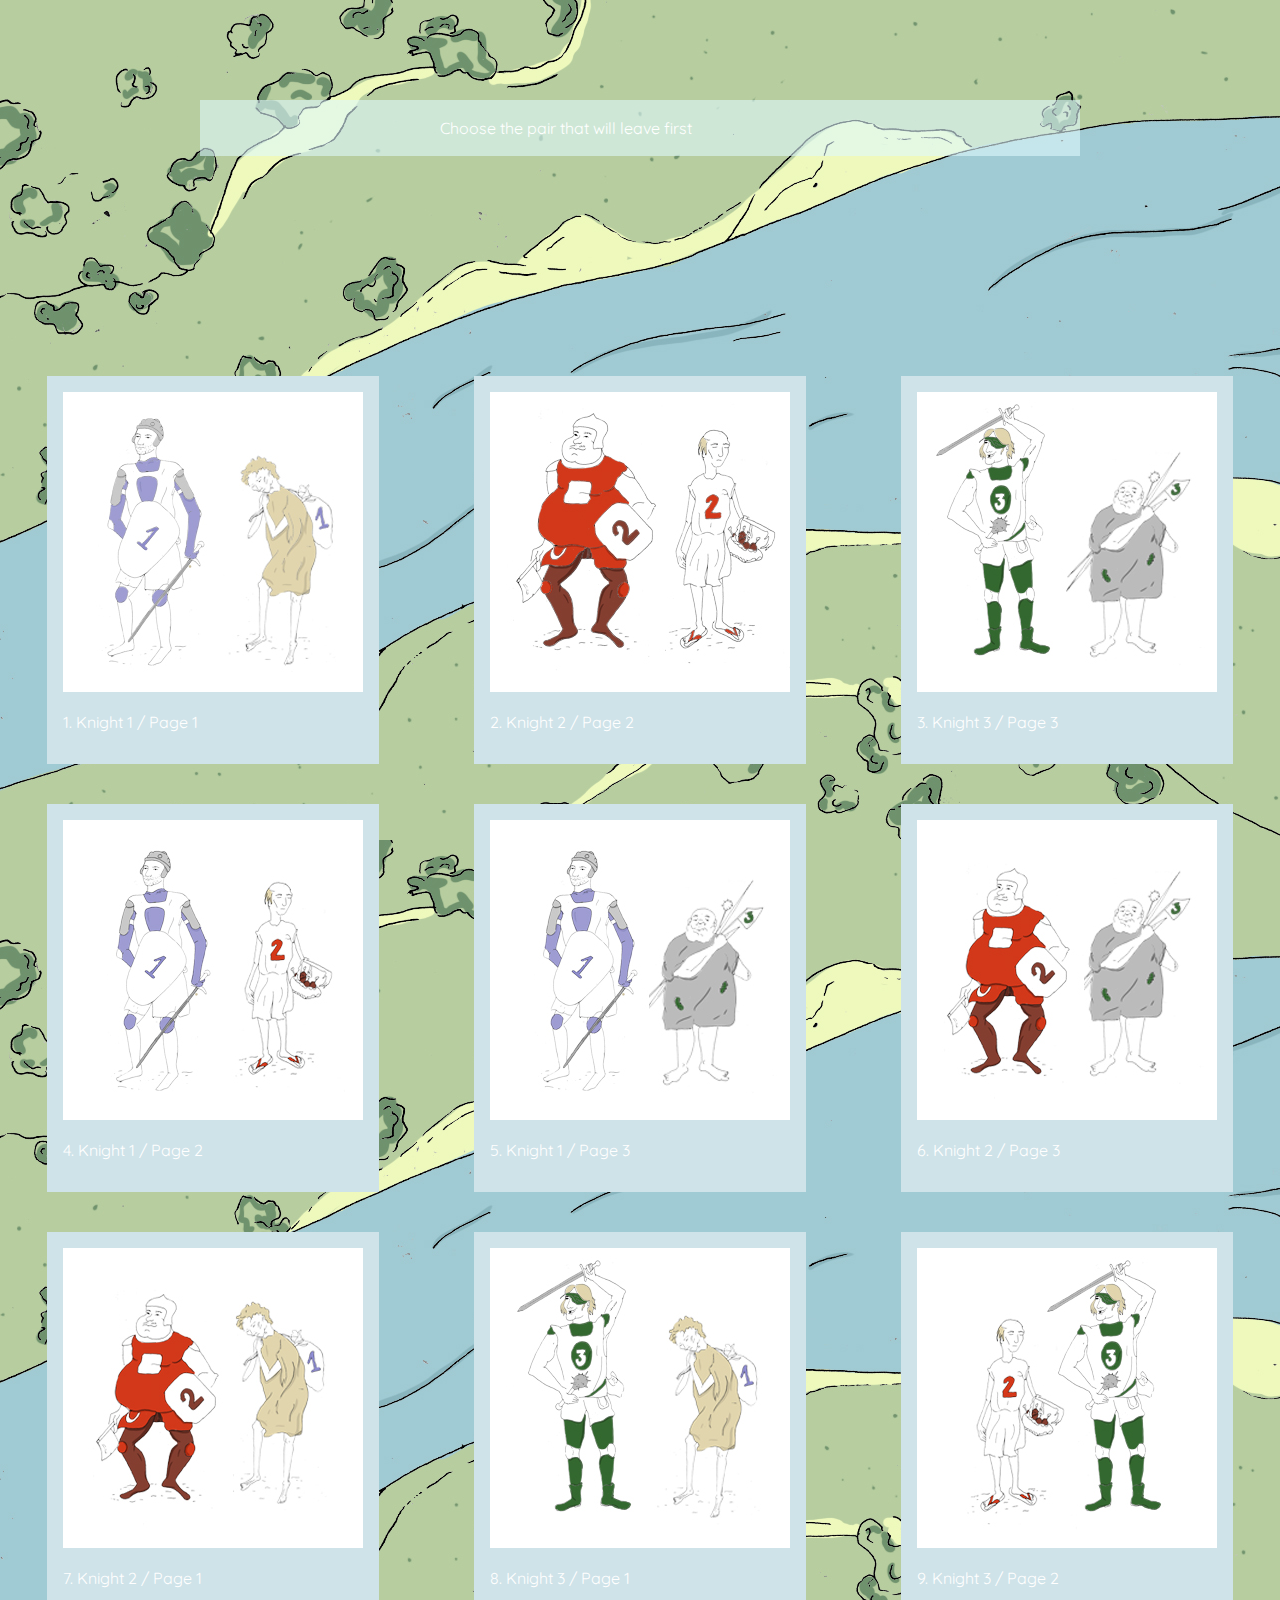
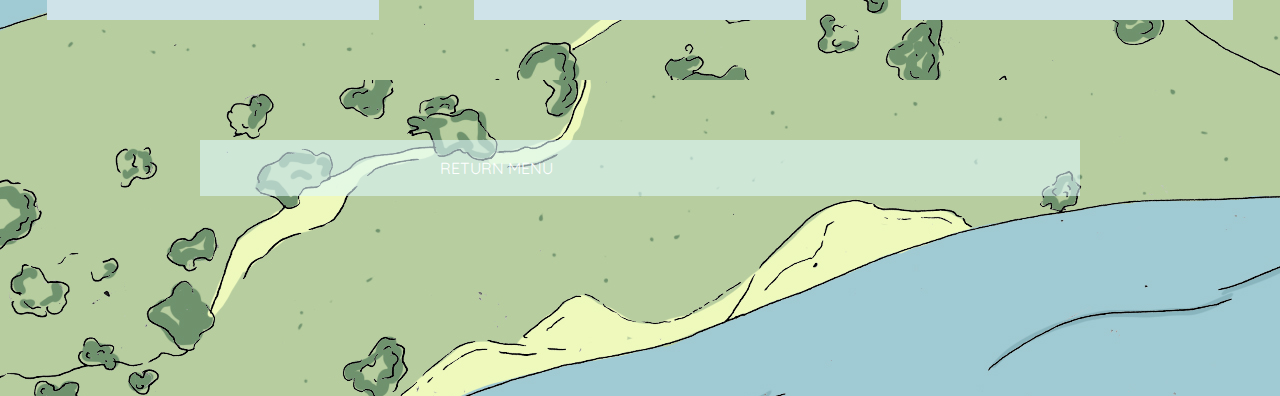
<file: play.html>
<!DOCTYPE html>
<html>
  <head>
    <meta charset="utf-8">
    <title>KNIGHT AND PAGES</title>
      <link rel="stylesheet" href="styles/main.css">
        <link href="https://fonts.googleapis.com/css?family=Crete+Round|Playfair+Display|Quicksand:300" rel="stylesheet">
  </head>
  <body>


  <section id="bio">   <section id="bloctexte">
<p>Choose the pair that will leave first</p>
</section></section>




<div class="comp-section-content">
<div class="comp-content">
    <img src="images/C1S1.jpg" alt="">
<p> <a href="choix1.html"> 1. Knight 1 / Page 1</a></p>
  </div>



  <div class="comp-content">
  <img src="images/C2S2.jpg" alt="">
<p>  <a href="choix2.html">2. Knight 2 / Page 2  </a></p>
</div>


<div class="comp-content">
<img src="images/C3S3.jpg" alt="">
<p> <a href="choix3.html">3. Knight 3 / Page 3</a> </p>
</div>



  </div>
    </section>




    <div class="comp-section-content">
    <div class="comp-content">
      <img src="images/C1S2.jpg" alt="">
    <p>  <a href="choix4.html">4. Knight 1 / Page 2</a> </p>
    </div>


    <div class="comp-content">
    <img src="images/C1S3.jpg" alt="">
    <p> <a href="choix5.html">5. Knight 1 / Page 3</a></p>
    </div>

    <div class="comp-content">
        <img src="images/C2S3.jpg" alt="">
    <p><a href="choix6.html">6. Knight 2 / Page 3</a> </p>
      </div>




      </div>
        </section>








            <div class="comp-section-content">
            <div class="comp-content">
              <img src="images/C2S1.jpg" alt="">
            <p> <a href="choix7.html">7. Knight 2 / Page 1</a> </p>
            </div>


            <div class="comp-content">
            <img src="images/C3S1.jpg" alt="">
            <p> <a href="choix8.html">8. Knight 3 / Page 1</a> </p>
            </div>

            <div class="comp-content">
                <img src="images/S2C3.jpg" alt="">
            <p><a href="choix9.html">9. Knight 3 / Page 2 </a></p>
              </div>




              </div>
                </section>









  <section id="bio">   <section id="bloctexte">

        <p> <a href="index.html">RETURN MENU</a></p></section></section>
  </body>
</html>
</file>
<file: styles/main.css>
body
{ background-color: #ebebe0;
color : #ffffff;
font-family: 'League Script', bold;
background-image:url('images/river.jpg');
margin:0;

}

h1 {
font-size: 90px;
text-align: center;
  padding-left: 200px;
padding-right: 200px;
padding-top: 5px;
padding-bottom: 5px;}


h2
{font-family: 'Quicksand', sans-serif;
font-size: 1,2em;
}

p
{font-family: 'Quicksand', sans-serif;


}

h3{
  font-family: 'Quicksand', sans-serif;
  font-size: 2em;
  text-align: center;

}



#bio {
padding-left: 200px;
padding-right: 200px;
padding-top: 100px;
padding-bottom: 200px;
text-align: justify;
font-family: 'Quicksand', sans-serif;
}



#play {

  padding-left: 100px;
  padding-right: 200px;
  padding-top: 2px;
  padding-bottom: 2px;
  border-top: 0px solid #ffffff;
  border-bottom: 0,2px solid #ffffff;
      border-left: 0,2px solid #ffffff;
      border-right: 0,2px solid #ffffff;
  border-radius: 0px 0px 0px 0px;
  background-color: #ffffff;
    background: rgba(221,249,251,0.6);
}


#comp {
  background:#12717B;
  color: #F4FDFE;  }

  #bloctexte
  {padding-left: 240px;
  padding-right: 200px;
  padding-top: 2px;
  padding-bottom: 2px;
  border-top: 0px solid #ffffff;
  border-bottom: 0,2px solid #ffffff;
      border-left: 0,2px solid #ffffff;
      border-right: 0,2px solid #ffffff;
  border-radius: 0px 0px 0px 0px;
  background-color: #ffffff;
    background: rgba(221,249,251,0.6);}


  h4 {
font-family: 'Quicksand', sans-serif;
font-style: italic;
font-size: 12px;

  }

  h2 {
  font-family: 'League Script', cursive;
    font-size: 2em;

  }

  .comp-section-content {
    display: flex;
    justify-content: space-around;}



.comp-content {
font-family: 'League Script', cursive;
    margin: 20px;
    width: auto;
    background-color: #cfe3e9;
    padding: 1em;
    display: block;
padding: 1em;
float: right;
}


a
{
color: white;
text-decoration: none;
text-align: center;
}
</file>
